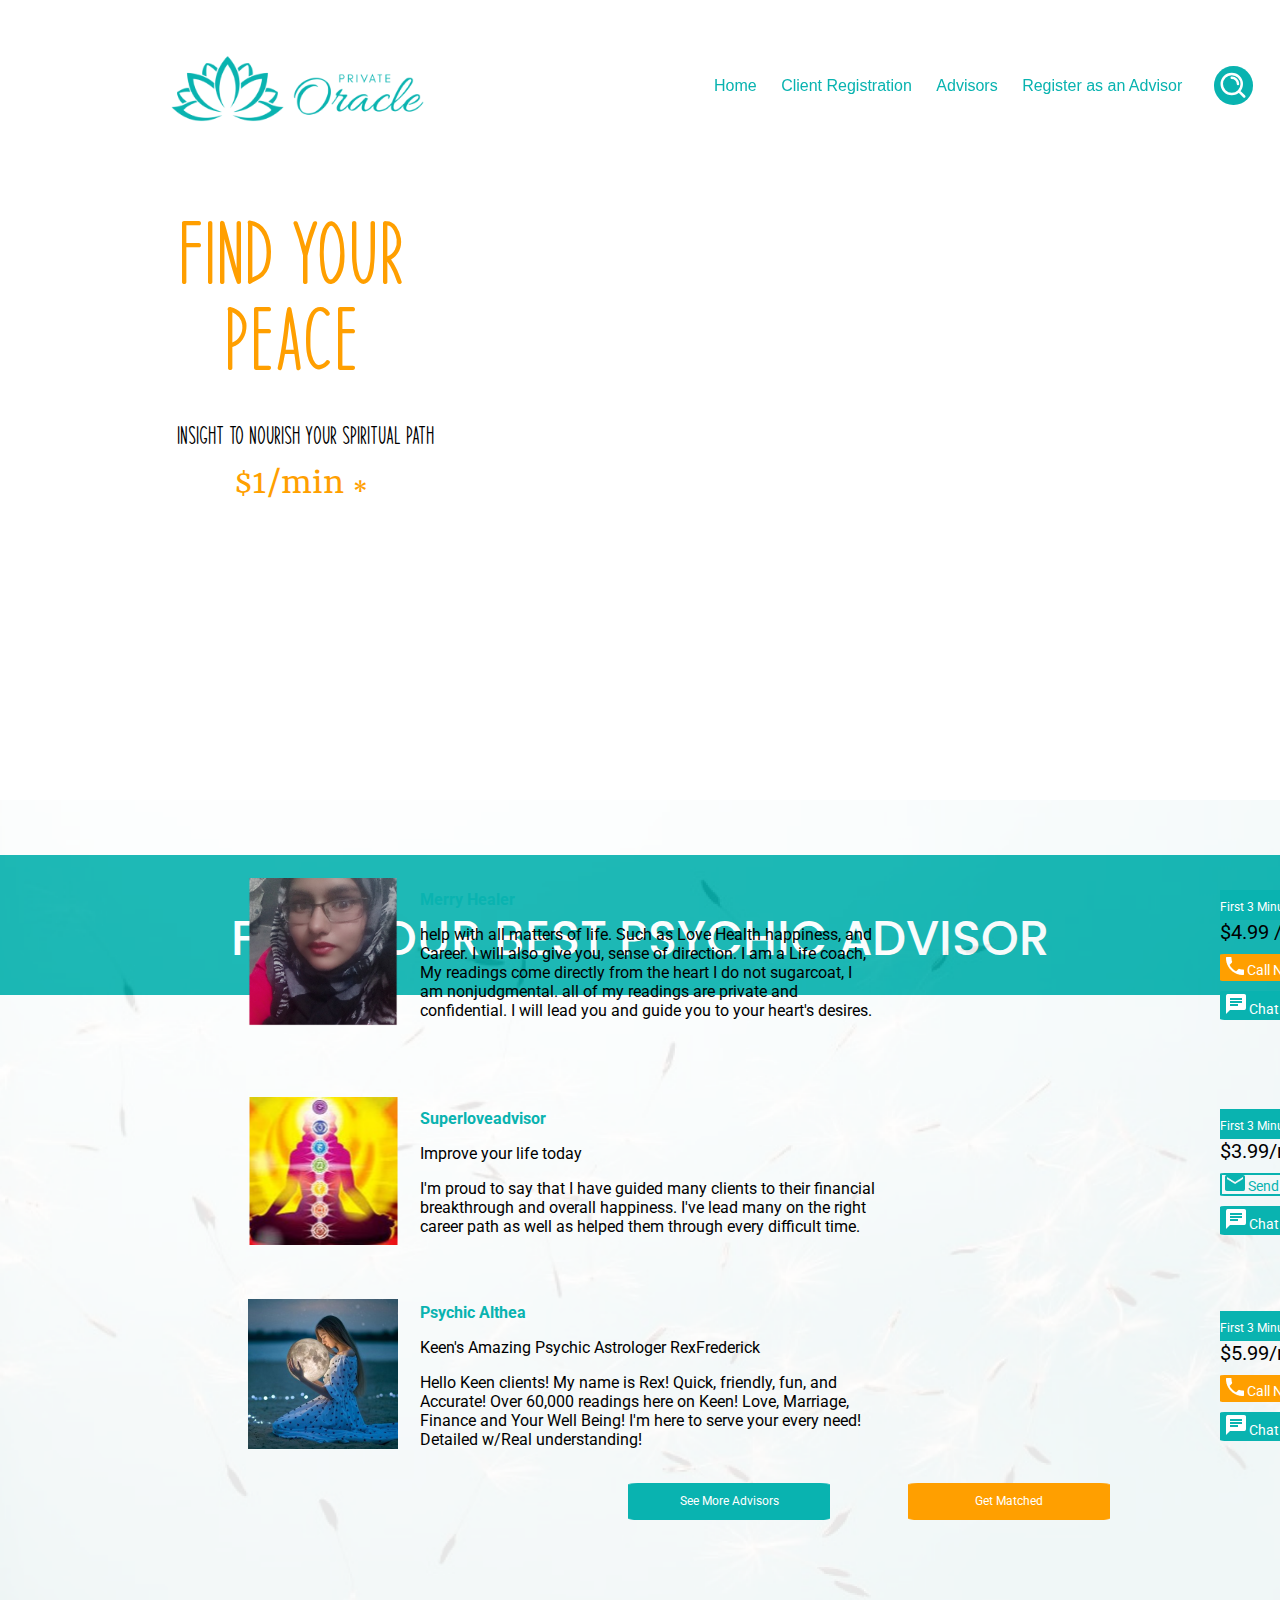
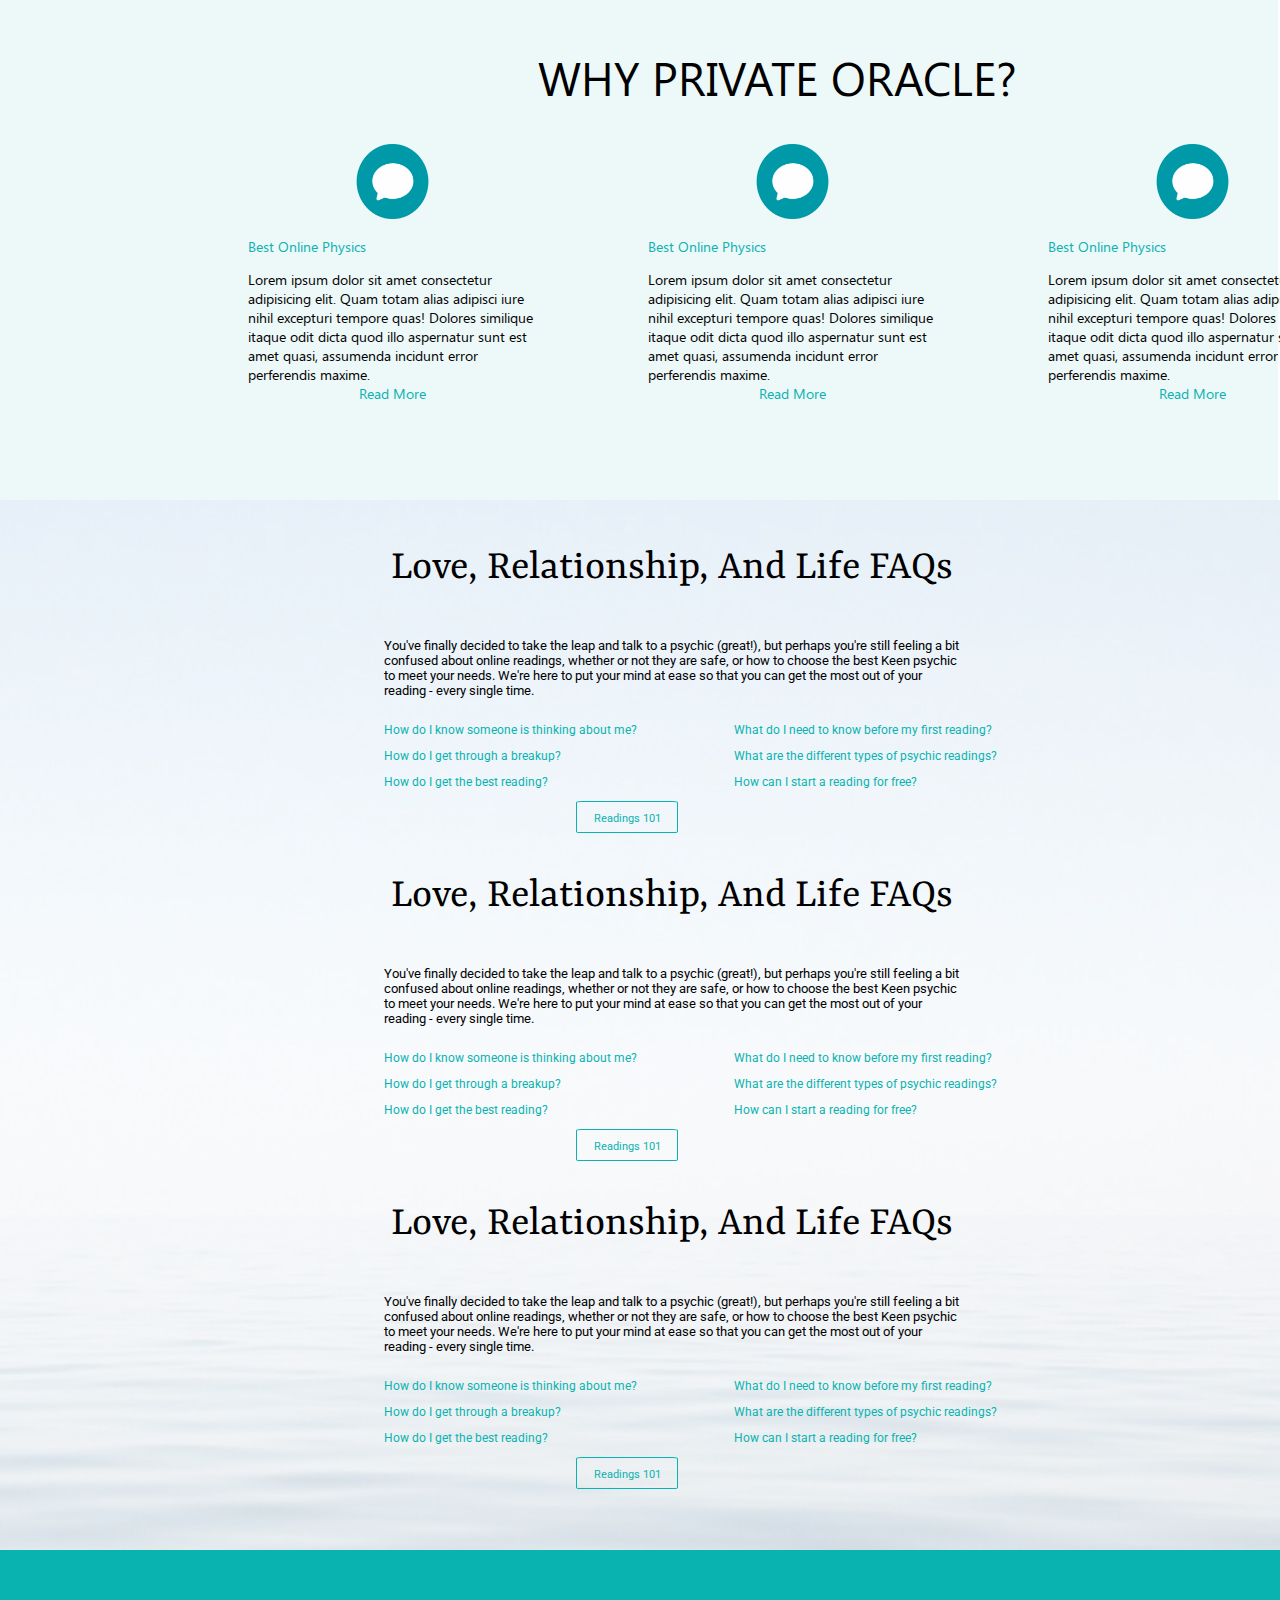
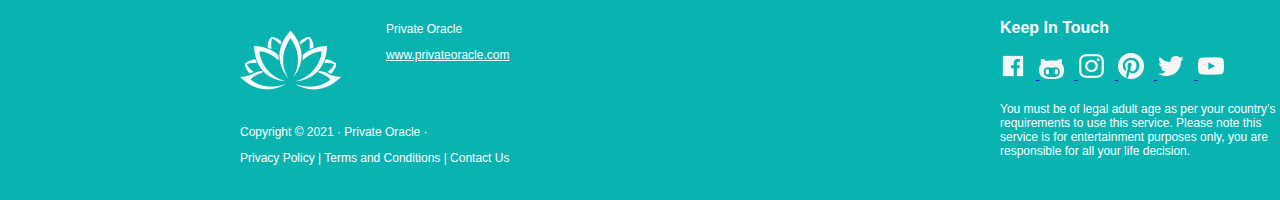
<file: index.html>
<!DOCTYPE html>
<html lang="en">
<head>
    <meta charset="UTF-8">
    <meta name="viewport" content="width=device-width, initial-scale=1.0">
    <title>Private Oracle</title>
    <link rel="stylesheet" href="style.css">
    <link rel="stylesheet" href="style1.css">
    <link rel="stylesheet" href="style2.css">
    <link rel="stylesheet" href="style3.css">
    <link rel="stylesheet" href="style4.css">
    <link rel="preconnect" href="https://fonts.googleapis.com">
    <link rel="preconnect" href="https://fonts.gstatic.com" crossorigin>
    <link href="https://fonts.googleapis.com/css2?family=Roboto:ital,wght@0,100;0,300;0,400;0,500;0,700;0,900;1,100;1,300;1,400;1,500;1,700;1,900&family=Yrsa:ital,wght@0,300..700;1,300..700&display=swap" rel="stylesheet">
    <link href="https://fonts.googleapis.com/css2?family=Poppins:ital,wght@0,100;0,200;0,300;0,400;0,500;0,600;0,700;0,800;0,900;1,100;1,200;1,300;1,400;1,500;1,600;1,700;1,800;1,900&display=swap" rel="stylesheet">  
    <link href="https://fonts.googleapis.com/css2?family=Roboto:ital,wght@0,100;0,300;0,400;0,500;0,700;0,900;1,100;1,300;1,400;1,500;1,700;1,900&display=swap" rel="stylesheet">
    <link href="https://fonts.googleapis.com/css2?family=Yrsa:ital,wght@0,300..700;1,300..700&display=swap" rel="stylesheet">         
</head>
<body>
   <section class="landing section">
      <div class="landing-container">
         <div id="navbar" class="navbar">
             <img src="./img/logo.png" alt="logo" class="logo" id="logo">
         
           <ul>
                <li><a href="#">Home</a></li>
                <li><a href="#">Client Registration</a></li>
                <li><a href="#">Advisors</a></li>
                <li><a href="#">Register as an Advisor</a></li>
           </ul>
           <div class="svg"> 
              <span class="sp">
                 <svg width="30px" height="3Opx" viewBox="0 0 24 24" fill="none" xmlns="http://www.w3.org/2000/svg">
                 <path d="M11 6C13.7614 6 16 8.23858 16 11M16.6588 16.6549L21 21M19 11C19 15.4183 15.4183 19 11 19C6.58172 19 3 15.4183 3 11C3 6.58172 6.58172 3 11 3C15.4183 3 19 6.58172 19 11Z" stroke="#ffffff" stroke-width="2" stroke-linecap="round" stroke-linejoin="round"/>
                 </svg>
              </span>
           </div>
         
             <button class="button" id="loginButton">Log in</button>
        </div>
          <div class="content">
             <p id="h1">
               Find Your Peace
            </p>
             <p id="line" style=
             "margin-bottom: 20px;
             padding-top: 20px;">
               Insight to nourish your spiritual path
            </p>
             <p id="rate" style="margin: 10px;">
                          $1/min <sub>*</sub>
              </p>       
          </div>  
     
        <div class="footer">
         <p id="footer">find your best psychic advisor</p>
        </div>
     </div>
     
   </section>
   <section class="offers section">
      <div class="advisors">
            <div class="offer">
         <div class="merry">
            <div class="img">
               <img src="./img/Mask Group1.png" alt="Merry healer" class="Mask">
            </div>
            <div class="text" id="healer">
               <p class="heading">
                  Merry Healer
               </p>
               <p>
                  help with all matters of life. Such as Love Health happiness, and Career. I will also give you, sense of direction. I am a Life coach, My readings come directly from the heart I do not sugarcoat, I am nonjudgmental. all of my readings are private and confidential. I will lead you and guide you to your heart's desires.
               </p>
            </div>
            <div class="contact">
               <div class="free">
                  First 3 Minutes Free
               </div>
               <div class="rate">
                     $4.99 /min
               </div>
               <div class="call">
                  <img src="./img/Vector.png" alt="call" sizes="10px">
                     Call Now
               </div>
               <div class="chat">
                  <img src="./img/Vector (1).png" alt="chat" >
                     Chat Later
               </div>
            </div>
         </div>
         <div class="super">
            <div class="img">
               <img src="./img/Mask Group2.png" alt="superloveadvisor" class="Mask">
            </div>
            <div class="text" id="loveadvisor">
               <p class="heading">
                  Superloveadvisor
               </p>
               <p>
                  Improve your life today
               </p>
               <p>
                  I'm proud to say that I have guided many clients to their financial breakthrough and overall happiness. I've lead many on the right career path as well as helped them through every difficult time.
               </p>
            </div>
            <div class="contact">
               <div class="free">
                  First 3 Minutes Free
               </div>
               <div class="rate">
                     $3.99/min
               </div>
               <div class="mail">
                  <img src="./img/Vector (2).png" alt="mail">
                  
                     Send Mail
                  
               </div>
               <div class="chat">
                  <img src="./img/Vector (1).png" alt="chat">
                  
                     Chat Later
                  
               </div>
            </div>
         </div>
         <div class="psychic">
            <div class="img">
               <img src="./img/Mask Group3.png" alt="girl with a moon" class="Mask">
            </div>
            <div class="text" id="Althea">
               <p class="heading">
                  Psychic Althea
               </p>
               <p>
                  Keen's Amazing Psychic Astrologer RexFrederick
               </p>
               <p>
                  Hello Keen clients! My name is Rex! Quick, friendly, fun, and Accurate! Over 60,000 readings here on Keen! Love, Marriage, Finance and Your Well Being! I'm here to serve your every need! Detailed w/Real understanding!
               </p>
            </div>
            <div class="contact">
               <div class="free">
                  First 3 Minutes Free
               </div>
               <div class="rate">
                 
                     $5.99/min
                     
               </div>
               <div class="call">
                  <img src="./img/Vector.png" alt="call">
                  
                     Call Now

               </div>
               <div class="chat">
                  <img src="./img/Vector (1).png" alt="chat">
                  
                     Chat Now
                  
               </div>
            </div>
         </div>
         <div class="zbutton">
            <div class="z">
               See More Advisors
            </div>
            <div class="y">
               Get Matched
            </div>
         </div>
            </div>
      </div>
      
   </section>
   <section class="why section">
      <div class="why1">
         <p id="why">
            why private Oracle?
         </p>
         <div class="private">
             <div class="reason1" id="reason1">
            <img src="./img/chat logo.png" alt="chat logo" class="chat_logo">
            <div class="reason">
               <p>Best Online Physics</p>
               Lorem ipsum dolor sit amet consectetur adipisicing elit. Quam totam alias adipisci iure nihil excepturi tempore quas! Dolores similique itaque odit dicta quod illo aspernatur sunt est amet quasi, assumenda incidunt error perferendis maxime.
                <div class="readmore">
                  Read More
                </div>
            </div>
         </div>
            <div class="reason1" id="reason2">
               <img src="./img/chat logo.png" alt="chat logo" class="chat_logo">
               <div class="reason">
                  <p>Best Online Physics</p>
                  Lorem ipsum dolor sit amet consectetur adipisicing elit. Quam totam alias adipisci iure nihil excepturi tempore quas! Dolores similique itaque odit dicta quod illo aspernatur sunt est amet quasi, assumenda incidunt error perferendis maxime.
                   <div class="readmore">
                     Read More
                   </div>
               </div>
            </div>
               <div class="reason1" id="reason3">
                  <img src="./img/chat logo.png" alt="chat logo" class="chat_logo">
                  <div class="reason">
                     <p>Best Online Physics</p>
                     Lorem ipsum dolor sit amet consectetur adipisicing elit. Quam totam alias adipisci iure nihil excepturi tempore quas! Dolores similique itaque odit dicta quod illo aspernatur sunt est amet quasi, assumenda incidunt error perferendis maxime.
                     <div class="readmore">
                        Read More
                     </div>
                  </div>
               </div>

         </div>
      </div>  
        
   </section>
   <section class="faq section">
      <div class="faq1">
         <div class="lrl">
            <p class="hhh">
               Love, Relationship, and Life FAQs
            </p>
            <p class="cont">
               You've finally decided to take the leap and talk to a psychic (great!), but perhaps you're still feeling a bit confused about online readings, whether or not they are safe, or how to choose the best Keen psychic to meet your needs. We're here to put your mind at ease so that you can get the most out of your reading - every single time.
            </p>
            <div class="question">
               <div class="123">
                  <p>How do I know someone is thinking about me?</p>
                  <p>How do I get through a breakup?</p>
                  <p>How do I get the best reading?</p>
               </div>
               <div class="456">
                  <p>What do I need to know before my first reading?</p>
                  <p>What are the different types of psychic readings?</p>
                  <p>How can I start a reading for free?</p>
               </div>
            </div>
            <div class="read">
               Readings 101
            </div>
         </div>
         <div class="lrl">
            <p class="hhh">
               Love, Relationship, and Life FAQs
            </p>
            <p class="cont">
               You've finally decided to take the leap and talk to a psychic (great!), but perhaps you're still feeling a bit confused about online readings, whether or not they are safe, or how to choose the best Keen psychic to meet your needs. We're here to put your mind at ease so that you can get the most out of your reading - every single time.
            </p>
            <div class="question">
               <div class="123">
                  <p>How do I know someone is thinking about me?</p>
                  <p>How do I get through a breakup?</p>
                  <p>How do I get the best reading?</p>
               </div>
               <div class="456">
                  <p>What do I need to know before my first reading?</p>
                  <p>What are the different types of psychic readings?</p>
                  <p>How can I start a reading for free?</p>
               </div>
            </div>
            <div class="read">
               Readings 101
            </div>
         </div>
         <div class="lrl">
            <p class="hhh">
               Love, Relationship, and Life FAQs
            </p>
            <p class="cont">
               You've finally decided to take the leap and talk to a psychic (great!), but perhaps you're still feeling a bit confused about online readings, whether or not they are safe, or how to choose the best Keen psychic to meet your needs. We're here to put your mind at ease so that you can get the most out of your reading - every single time.
            </p>
            <div class="question">
               <div class="123">
                  <p>How do I know someone is thinking about me?</p>
                  <p>How do I get through a breakup?</p>
                  <p>How do I get the best reading?</p>
               </div>
               <div class="456">
                  <p>What do I need to know before my first reading?</p>
                  <p>What are the different types of psychic readings?</p>
                  <p>How can I start a reading for free?</p>
               </div>
            </div>
            <div class="read">
               Readings 101
            </div>
         </div>
      </div>
   </section>
   <section class="foot section">
      <div class="foot">
         <div class="a">
            <div class="aa">
               <div class="aaa">
                  <img src="./img/half logo.png" alt="logo" id="halflogo">
               </div>
               <div class="aab">
                  <p>Private Oracle</p>
                   <a href="https://www.privateoracle.com">www.privateoracle.com</a>
               </div>
            </div>
            <div class="ab">
               <p>Copyright © 2021 · Private Oracle ·</p>
               <p>
                  Privacy Policy  |  Terms and Conditions  |  Contact Us
               </p>
            </div>

         </div>
         <div class="b">
            <p id="bbbb">
               Keep In Touch
            </p>
            <div class="ba">
               <a href="#">
                      <img src="./img/facebook-filled.png" alt="facebook" class="fill">
               </a>
               <a href="#">
                      <img src="./img/github-fill.png" alt="github" class="fill">
               </a>
               <a href="#">
                      <img src="./img/instagram-fill.png" alt="instagram" class="fill">
               </a>
               <a href="#">
                      <img src="./img/pinterest-fill.png" alt="pinterest" class="fill">
               </a>
               <a href="#">
                      <img src="./img/twitter-fill.png" alt="twitter" class="fill">
               </a>
               <a href="#">
                  <img src="./img/youtube-fill.png" alt="youtube" class="fill">
           </a>

            </div>
            <div class="bb">
               You must be of legal adult age as per your country’s requirements to use this service.
                Please note this service is for entertainment purposes only,
                 you are responsible for all your life decision.
            </div>
         </div>
      </div>

   </section>
  
   <script>
      window.addEventListener('scroll', function() {
          var navbar = document.getElementById('navbar');
          if (window.scrollY > 0) {
              navbar.style.backgroundColor = '#fca'; // Change to desired color
          } else {
              navbar.style.backgroundColor = 'transparent'; // Original color
          }
      });
  </script>
  
  
 <script src="script.js"></script>
   <!--  <script>
      $()
   </script>--> 
</body>
</html>
</file>
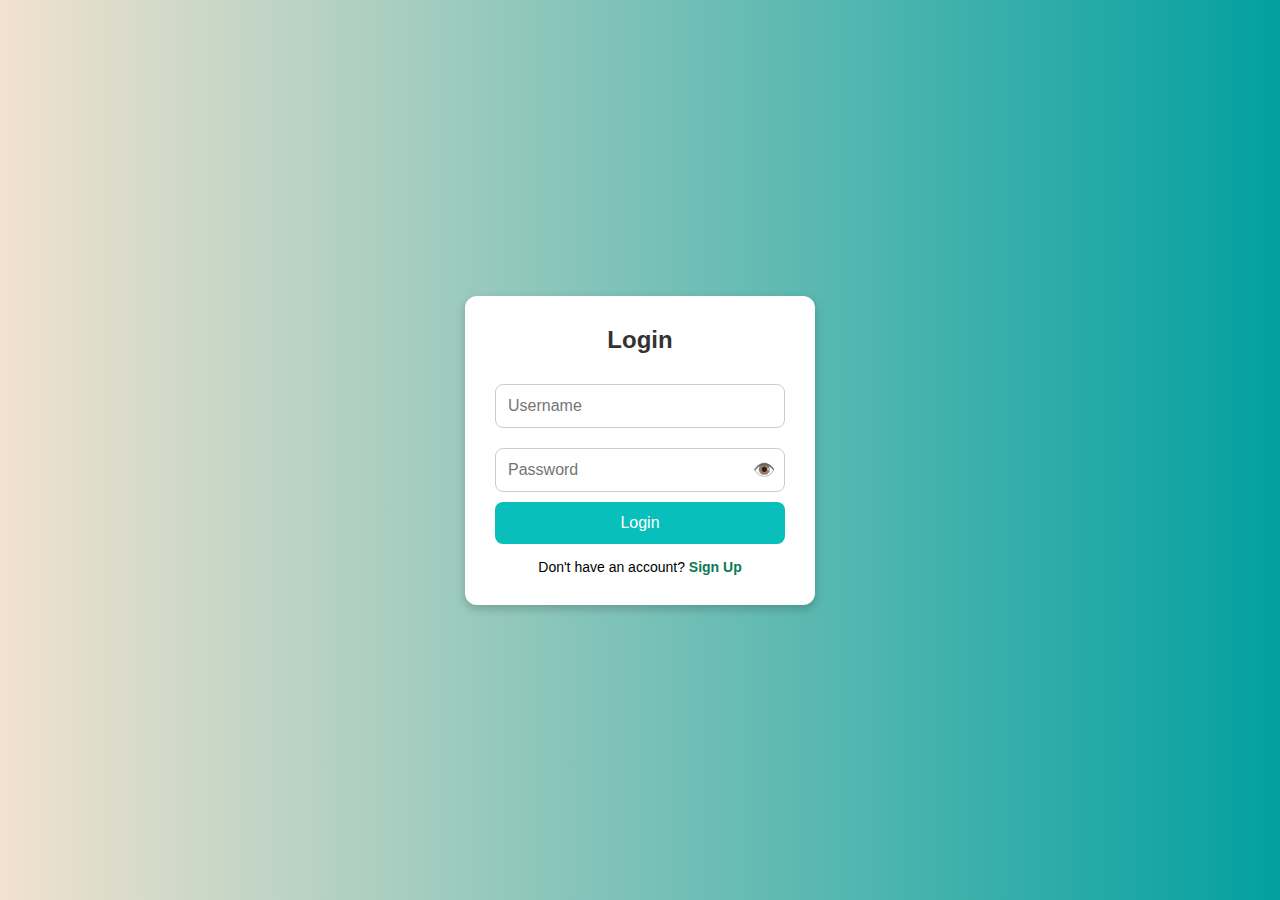
<file: login.html>
<!DOCTYPE html>
<html lang="en">
<head>
    <meta charset="UTF-8">
     <meta name="viewport" content="width=device-width, initial-scale=1.0">
    <title>Login - Private Oracle</title>
    <style>
        * {
            margin: 0;
            padding: 0;
            box-sizing: border-box;
            font-family: 'Poppins', sans-serif;
        }
        body {
            display: flex;
            justify-content: center;
            align-items: center;
            height: 100vh;
            background: linear-gradient(to right, #f2e2cf, #02a0a0);
        }
        .login-container {
            background: white;
            padding: 30px;
            border-radius: 12px;
            box-shadow: 0 4px 10px #00000033;
            text-align: center;
            width: 350px;
        }
        h2 {
            margin-bottom: 20px;
            color: #333;
        }
        .input-group {
            position: relative;
            width: 100%;
        }
        input {
            width: 100%;
            padding: 12px;
            margin: 10px 0;
            border: 1px solid #ccc;
            border-radius: 8px;
            font-size: 16px;
        }
        .toggle-password {
            position: absolute;
            right: 10px;
            top: 50%;
            transform: translateY(-50%);
            cursor: pointer;
            font-size: 18px;
            color: #666;
        }
        button {
            width: 100%;
            padding: 12px;
            background: #08bfbc;
            color: white;
            border: none;
            border-radius: 8px;
            cursor: pointer;
            font-size: 16px;
            transition: 0.3s;
        }
        button:hover {
            background: #249d7e;
        }
        .error {
            color: red;
            font-size: 14px;
        }
        .signup-link {
            margin-top: 15px;
            font-size: 14px;
        }
        .signup-link a {
            color: #097956;
            text-decoration: none;
            font-weight: bold;
        }
        .signup-link a:hover {
            text-decoration: underline;
        }
    </style>
</head>
<body>
    <div class="login-container">
        <h2>Login</h2>
        <input type="text" id="username" placeholder="Username">
        <div class="input-group">
            <input type="password" id="password" placeholder="Password">
            <span class="toggle-password" onclick="togglePasswordVisibility()">👁️</span>
        </div>
        <p class="error" id="error-message"></p>
        <button onclick="validateLogin()">Login</button>
        <p class="signup-link">Don't have an account? <a href="#">Sign Up</a></p>
    </div>

    <script>
        function validateLogin() {
            let username = document.getElementById('username').value;
            let password = document.getElementById('password').value;
            let errorMessage = document.getElementById('error-message');

            if (username === '' || password === '') {
                errorMessage.textContent = 'Both fields are required!';
                return;
            }
            
            if (username === 'admin' && password === 'password123') {
                alert('Login successful!');
            } else {
                errorMessage.textContent = 'Invalid username or password!';
            }
        }

        function togglePasswordVisibility() {
            let passwordField = document.getElementById('password');
            if (passwordField.type === 'password') {
                passwordField.type = 'text';
            } else {
                passwordField.type = 'password';
            }
        }
    </script>
</body>
</html>
</file>
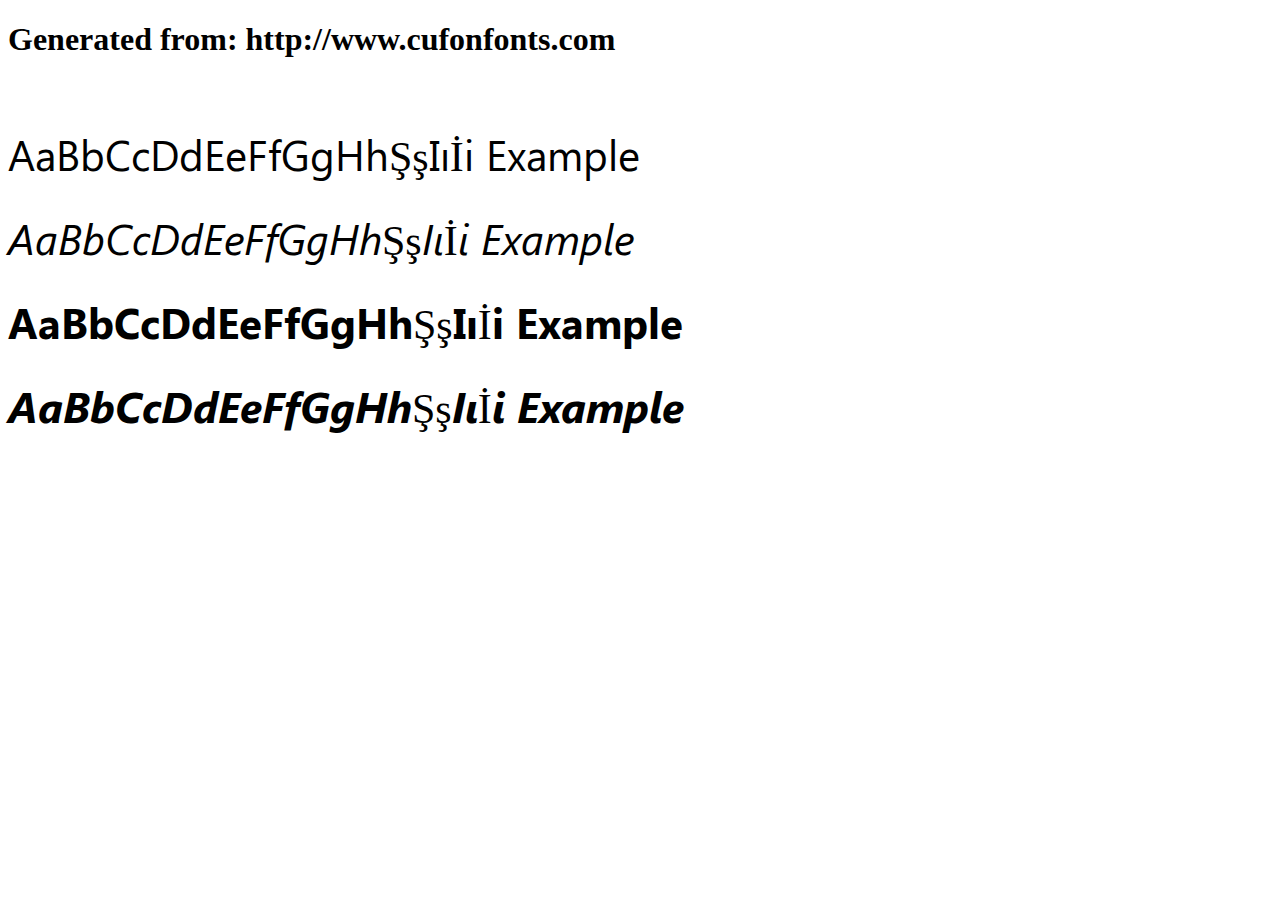
<file: font-family/segoe-ui-4-cufonfonts-webfont/example.html>
<!DOCTYPE html>
<html xmlns="http://www.w3.org/1999/xhtml">
<head>
    <meta http-equiv="Content-Type" content="text/html; charset=utf-8"/>
    <link rel="stylesheet" type="text/css"
          href="style.css"/>
</head>

<body>

<h1>Generated from: http://www.cufonfonts.com</h1><br/>
<h1 style="font-family:'Segoe UI Regular';font-weight:normal;font-size:42px">AaBbCcDdEeFfGgHhŞşIıİi Example</h1>
<h1 style="font-family:'Segoe UI Italic';font-weight:normal;font-size:42px">AaBbCcDdEeFfGgHhŞşIıİi Example</h1>
<h1 style="font-family:'Segoe UI Bold';font-weight:normal;font-size:42px">AaBbCcDdEeFfGgHhŞşIıİi Example</h1>
<h1 style="font-family:'Segoe UI Bold Italic';font-weight:normal;font-size:42px">AaBbCcDdEeFfGgHhŞşIıİi Example</h1>


</body>
</html>
</file>
<file: style.css>
@font-face{
    font-family: winter;
    src: url(./font-family/Winter\ Insight.otf);
}



body{
    width: 100%;
   
    margin: 0;
    padding: 0;
    font-family: sans-serif;
                                                
}

.landing{
    width: 100%;
    height: 100vh;
    background-image: url(https://privateoracle.com/assets/uploads/settings/home_slider_new.png);
    background-size: cover;
    background-position: center;
    z-index: -1;
}
.navbar {
    width: 100%;
    height: 150px;
    display: flex;
    align-items: center;
    justify-content: space-between;
    position: fixed;
    z-index: 1;
    background-color: transparent; /* Default background color */
    transition: background-color 0.3s; /* Smooth transition */
}
.navbar.scrolled {
    background-color: white; /* Background color when scrolled */
}
#logo{
    width: 275px;
    position: absolute;
    top: 45px;
    left: 160px;
    cursor: pointer;
}
.navbar ul li{
    list-style: none;
    display: inline-block;
    margin: 0 10px;
    position: relative;
    transition: color;

}
ul{
    font-size:medium ;
    position: absolute;
    top: 60.76px;
    left: 664px;   
}
.navbar ul li a{
    text-decoration: none;
    color: #09B3B0;
    
}
.navbar ul li a:hover{
    color: #FF9F00;
}
.navbar ul li::after{
    content:'';
    height: 3px;
    width: 0;
    background: #FF9F00;
    position: absolute;
    left: 0;
    bottom: -10px;
}
.navbar ul li:hover::after{
    width:100%  
}
.svg{
    width: 38.5px;
    height: 38.5px;
    border-radius: 50%;
    position: absolute; 
    top: 56px; 
    left: 1214px;
}
svg{
    position: absolute;
    left: 4px;
}
span{
    
    background-color:#09B3B0;
    width:100%;
    height: 100%;
    border-radius: 50%;
    position: absolute;
    left: 0px;
    top: 10px;
    text-align: center;
}
button{
    width: 87.5px;
    height: 35px;
    padding: 10px 0;
    text-align: center;
    margin: 20px 10px;
    border-radius: 5px;
    font-weight: bold;
    border: 2px solid #09B3B0;
    background-color: #09B3B0;
    color: white;
    position: absolute;
    top: 45px;
    left: 1283px;
}
.content{
    font-family: 'Winter', sans-serif;
    text-transform: uppercase;
    text-align: center;
    color: #FF9F00;
    position: absolute;
    top: 120px;
    left: 91px;
}
#h1{
    font-size: 90px;
    width: 300px;
    height: 100px;
    line-height: 96.3%;
    padding-left: 50px;
}
 #line{
    font-size: 25px;
    width: 428px;
    height: 20px;
    color: black;
}
#rate{
    font-family: "Yrsa", serif;
    font-size: 40px;
    width: 272px;
    height: 39px;
    padding-left: 15%;
    text-transform: none;
}
.footer{
   width: 100%;
   height: 140px;
   position: absolute;
   
   left: 0;
   top: 95vh;
   text-align: center;
   background-color: #09B3B0;
}
#footer{
    font-family:"Poppins", sans-serif ;
    font-weight: 500;
    font-size: 48px;
    text-align: center;
    text-transform: uppercase;
    padding: 0px 40px;
    color: white;
   
}
sub{
    font-size: 18;

}
</file>
<file: style1.css>
section.offers{
    width: 1520px;
    margin: 0;
    font-family: "Roboto", sans-serif;
    position: absolute;
    top: 800px;
    left: -2px;
}
.advisors{
    width: 1520px;
    height: 800px;
    background-image: url(./img/960x0-2\ 1.png);
    background-size: cover;
}
.offer{
    width: 1080.5px;
    height: 800px;
    position: absolute; 
    top: 35px;
    left: 250px;
}
.merry{
    width: 100%;
    height: 30%;
    display: flex;
    align-items: center;
    justify-content: space-between;  
}
.super{
    width: 100%;
    display: flex;
    padding-top: 20px;
    align-items: center;
    justify-content: space-between;  
}
.psychic{
    width: 100%;
    display: flex;
    padding-top: 50px ;
    align-items: center;
    justify-content: space-between;  
}
.Mask{
   width: 150px;
   height: 150px;
}
.text{
    width: 458px;
   font-size: 16px;
    position: absolute;
    left: 172px;
}
.heading{
    font-weight: bold;
    color: #09B3B0;
}
.free{
    width: 106.5875px;
    height: 20px;
    font-size: 12px;
    text-align: center;
    color: white;
    padding-top: 10px;
    border: 2px;
    background-color: #09B3B0;
}
.rate{
    font-size: 20px;
}
.call{
    font-size: 14px;
    width: 100px;
    margin-top: 10px;
    padding-left: 3px;
    color: white;
    border: 3px solid #FF9F00;
    background-color: #FF9F00;
    border-radius: 4%;
}
.chat{
    font-size: 14px;
    width: 100px;
    margin-top: 10px;
    padding-left: 3px;
    color: white;
    border:3px solid #09B3B0;
    background-color: #09B3B0;
    border-radius: 4%;
}
.mail{
    width: 100px;
    font-size: 14px;
    margin-top: 10px;
    padding-left: 3px;
    color: #09B3B0;
    border: 2px solid #09B3B0;
    border-radius: 4%;
}
.zbutton{
    display: flex;
    justify-content:space-evenly;
    text-align: center;
    margin-top: 30px;
}
.z{
    width: 200px;
    height: 20px;
    text-align: center;
    font-size: 12px;
    padding-top: 10px;
    padding-bottom: 5px;
    color: white;
    background-color: #09B3B0;
    border: 1px solid #09B3B0;
    border-radius: 5%;
    position: absolute;
    left: 380px;
}
.y{
    width: 200px;
    height: 20px;
    text-align: center;
    font-size: 12px;
    padding-top: 10px;
    padding-bottom: 5px;
    color: white;
    background-color:#FF9F00 ;
    border: 1px solid #FF9F00;
    border-radius: 5%;
    position: absolute;
    left: 660px;
}
</file>
<file: style2.css>
@font-face {
    font-family: Segoe UI;
    src: url(./font-family/segoe-ui-4-cufonfonts-webfont/Segoe\ UI.woff);
}

section.why{
    width: 100%;
    margin: 0;
    font-family: 'Segoe UI',sans-serif;
    position: absolute;
    top: 1600px;
    left: -2px;
    text-align: center;
    
}
.why1{
    background-color: #edf8f9;
    height: 500px;
}
.private{
    width: 100%;
    display: flex;
    align-items: center;
    justify-content: space-between;
   
}
.reason1{
    width: 289px;
    font-size: 14px;

}
#why{
    text-transform: uppercase;
    font-size: 46px;
    font-weight: 250;
    position: absolute;
    left: 540px;
}

.chat_logo{
    width: 75.75px;
    height: 75px;
}
#reason1{
    position: absolute;
    left: 250px;
    top: 144px;
}
#reason2{
    position: absolute;
    left: 650px;
    top: 144px;
}
#reason3{
    position: absolute;
    left: 1050px;
    top: 144px;
}
.reason p{
    color: #09B3B0;

}
.reason{
    text-align: left;
}
.readmore{
    text-align: center;
    color: #09B3B0;
}
</file>
<file: style3.css>
.lrl{
    width: 90%;
    padding-bottom: 20px;
    margin-bottom: 50px;
    text-align: center;
}


section.faq{
    width: 100%;
    height: 1050px;
    margin: 0;
    background-image: url(./img/1251331\ 1.png);
    background-size: cover;
    position: absolute;
    top: 2100px;
}
.faq1{
    width: 50%;
    position: absolute;
    left: 30%;
    text-align: center;
}
.question{
    width: 100%;
    color: #09B3B0;
    display: flex;
    align-items: left;
    text-align: left;
    justify-content: space-between;
    font-size: 12px;
    font-family:"Roboto", sans-serif ;
}
.hhh{
    text-transform: capitalize;
    font-weight: 400;
    font-size: 43px;
    font-family: "Yrsa", serif;
}
.cont{
    font-size: 13px;
    font-family: "Roboto", sans-serif;
    text-align: left;
}
.read{
    width: 100px;
    height: 20px;
    text-align: center;
    font-size: 11px;
    font-family: "Roboto", sans-serif;
    color: #09B3B0;
    border: 1px solid  #09B3B0;
    border-radius: 5%;
    padding-top: 10px;
    position: absolute;
    left: 30%;
}
.\34 56 {
    position: absolute;
    left: 350px;
}
</file>
<file: style4.css>
section.foot{
    width: 100%;
    height: 250px;
    background-color: #09B3B0;
    position: absolute;
    top: 3150px;
    text-align: left;
}
div.foot{
    color: white;
    display: flex;
    align-items: center;
    justify-content: space-between;
    font-size: 12px;
}
.a{
    position: absolute;
    top: 60px;
    left: 240px;
}
.b{
    position: absolute;
    top: 53px;
    left: 1000px;
}
.aa{
    display: flex;
    justify-content: space-between;
}
.fill{
    padding-right: 10px;
}
.bb{

    width: 300px;
    padding-top: 20px;

}
#bbbb{
    font-weight: 600;
    font-size: 16px;
}
.aab a{
    color: white;
}
</file>
<file: font-family/segoe-ui-4-cufonfonts-webfont/style.css>
/* #### Generated By: http://www.cufonfonts.com #### */

    @font-face {
    font-family: 'Segoe UI Regular';
    font-style: normal;
    font-weight: normal;
    src: local('Segoe UI Regular'), url('Segoe UI.woff') format('woff');
    }
    

    @font-face {
    font-family: 'Segoe UI Italic';
    font-style: normal;
    font-weight: normal;
    src: local('Segoe UI Italic'), url('Segoe UI Italic.woff') format('woff');
    }
    

    @font-face {
    font-family: 'Segoe UI Bold';
    font-style: normal;
    font-weight: normal;
    src: local('Segoe UI Bold'), url('Segoe UI Bold.woff') format('woff');
    }
    

    @font-face {
    font-family: 'Segoe UI Bold Italic';
    font-style: normal;
    font-weight: normal;
    src: local('Segoe UI Bold Italic'), url('Segoe UI Bold Italic.woff') format('woff');
    }
</file>
